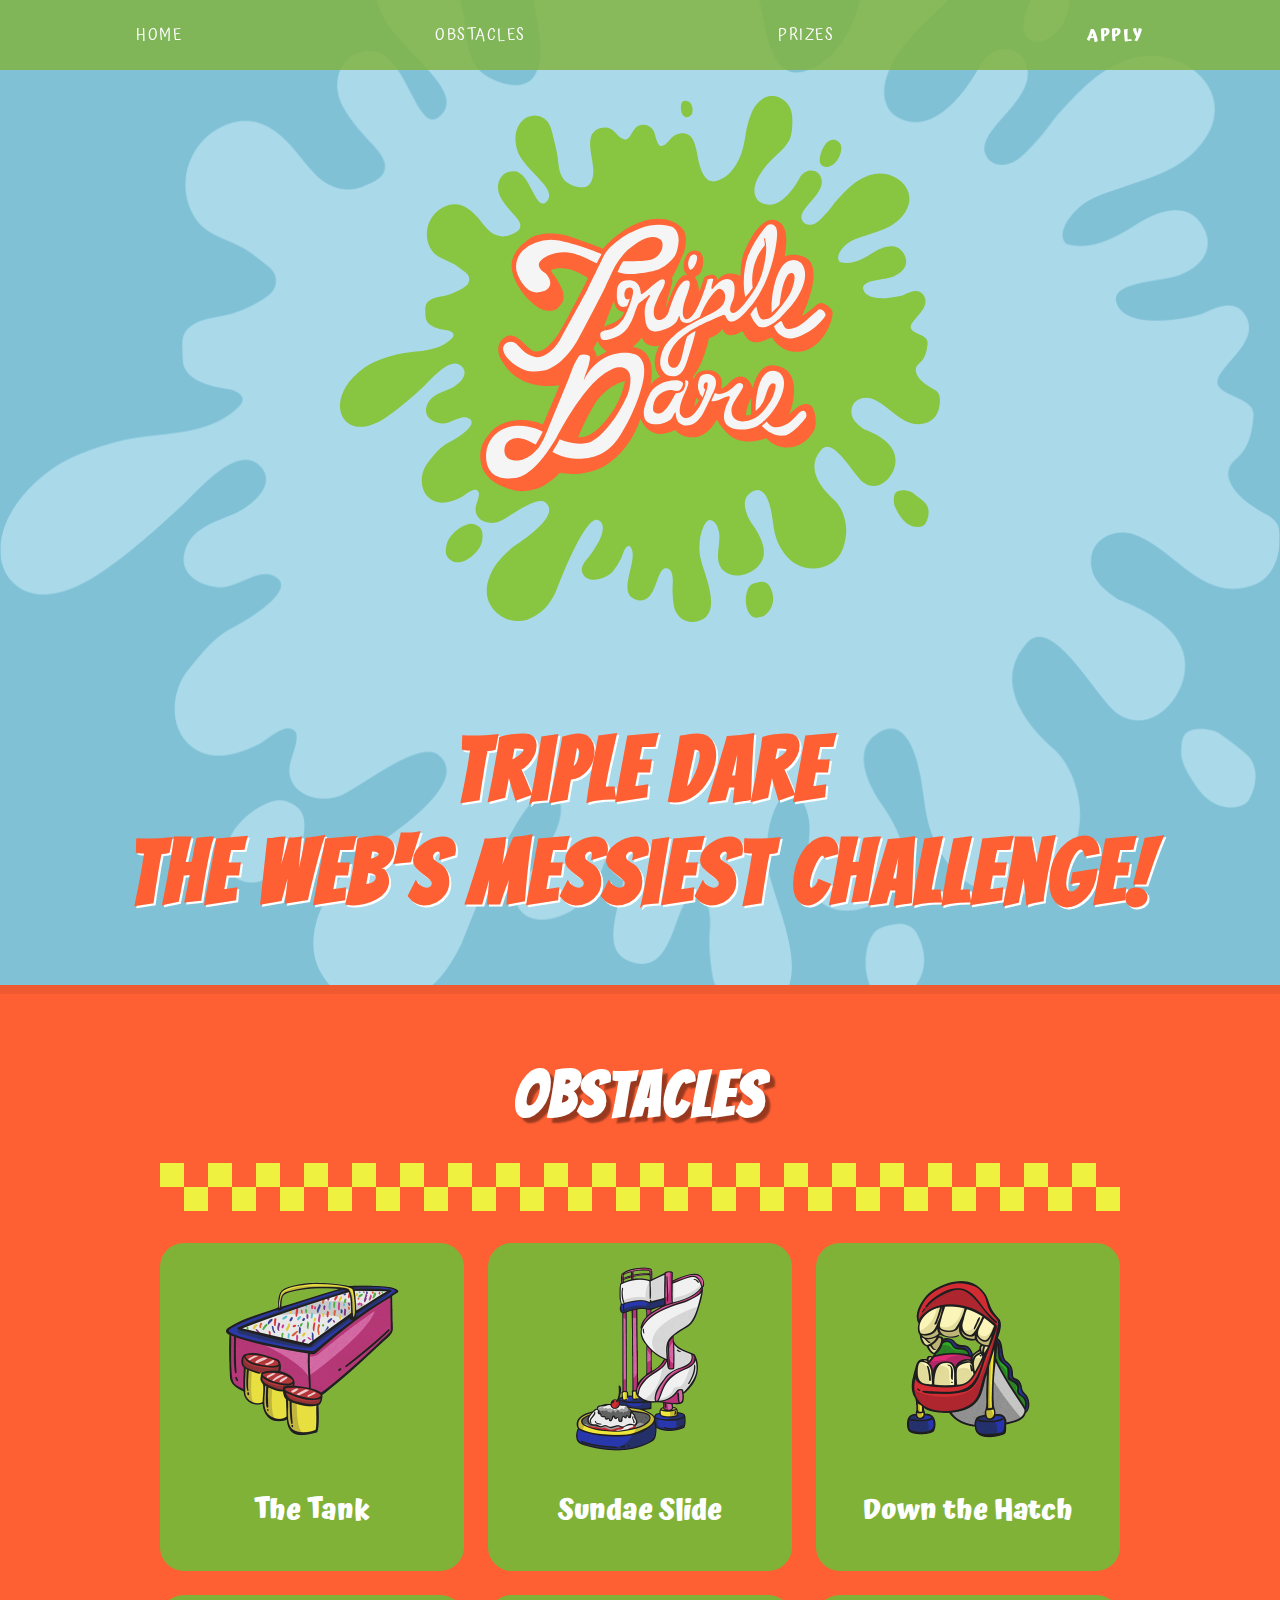
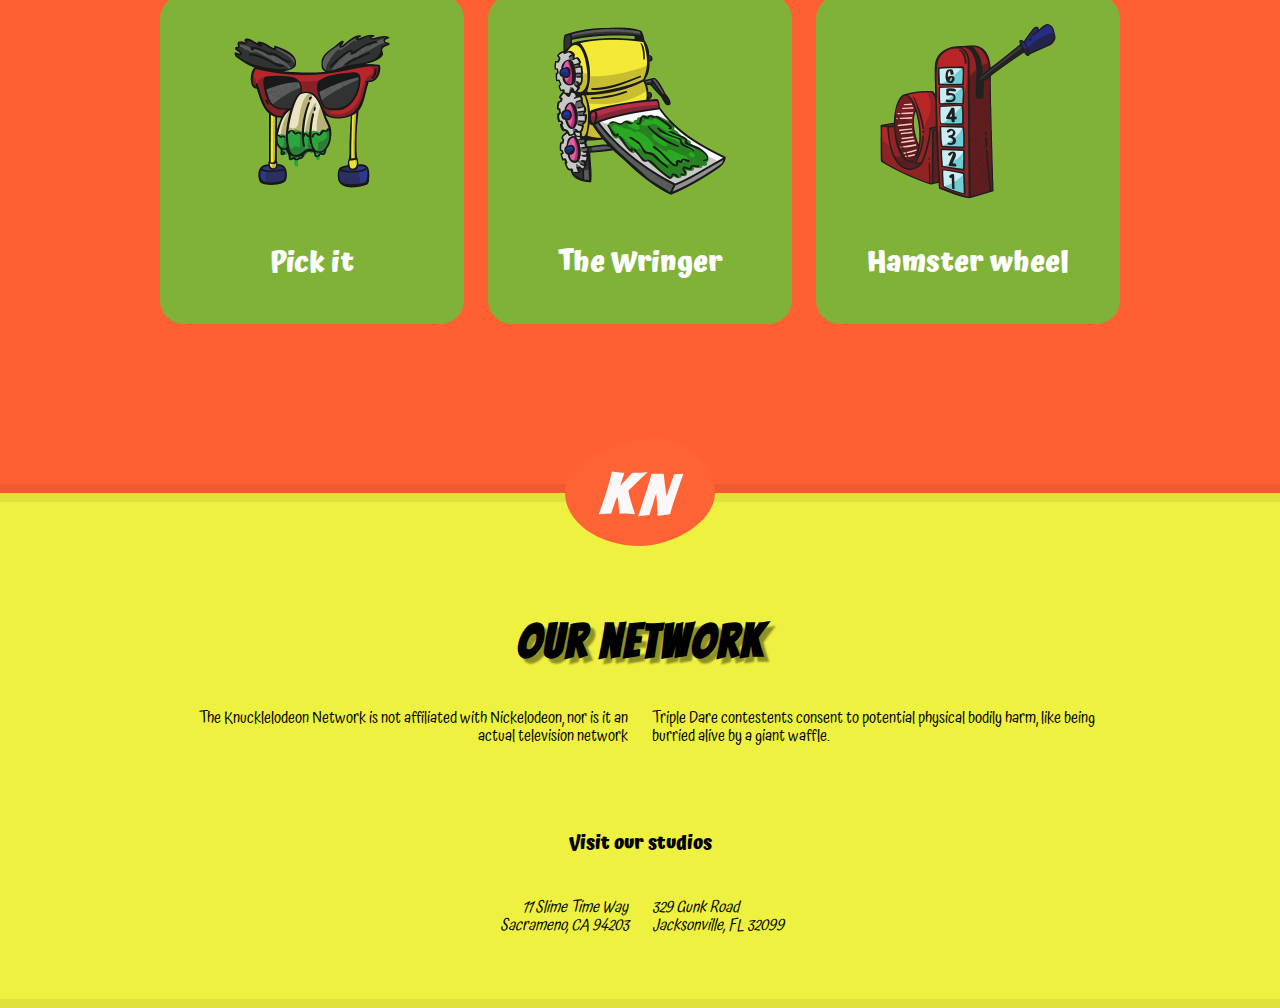
<file: index.html>
<!DOCTYPE html>
<html lang="en">
  <head>
    <meta charset="UTF-8" />
    <meta name="viewport" content="width=device-width, initial-scale=1.0" />
    <meta http-equiv="X-UA-Compatible" content="ie=edge" />
    <title>Triple Dare</title>
    <link rel="stylesheet" href="normalize.css" />
    <link
      href="https://fonts.googleapis.com/css2?family=Atma:wght@400;700&family=Bangers&display=swap"
      rel="stylesheet"
    />
    <link rel="stylesheet" href="style.css" />
  </head>
  <body>
    <header id="hautdepage">
      <nav>
        <ul>
          <li><a href="#">Home</a></li>
          <li><a href="#obstacles">Obstacles</a></li>
          <li><a href="prizes.html">Prizes</a></li>
          <li><a href="apply.html">Apply</a></li>
        </ul>
      </nav>
      <img src="img/tripledare.svg" alt="logo triple dare" width="600" />
      <div>
        <h1>
          Triple Dare <br />
          The web's messiest challenge!
        </h1>
      </div>
    </header>
    <main id="obstacles">
      <section class="grid" id="damier">
        <h2>Obstacles</h2>

        <div class="grid-obstacles">
          <ul>
            <li>
              <a href="#hautdepage"
                ><img
                  src="img/tank.png"
                  alt="The tank"
                  width="200"
                  height="200"
                />
                <h3>The Tank</h3></a
              >
            </li>
            <li>
              <a href="#hautdepage"
                ><img
                  src="img/slide.png"
                  alt="Sundae Slide"
                  width="200"
                  height="200"
                />
                <h3>Sundae Slide</h3></a
              >
            </li>
            <li>
              <a href="#hautdepage"
                ><img
                  src="img/hatch.png"
                  alt="Down the Hatch"
                  width="200"
                  height="200"
                />
                <h3>Down the Hatch</h3></a
              >
            </li>
            <li>
              <a href="#hautdepage"
                ><img
                  src="img/pickit.png"
                  alt="Pick it"
                  width="200"
                  height="200"
                />
                <h3>Pick it</h3></a
              >
            </li>
            <li>
              <a href="#hautdepage"
                ><img
                  src="img/wringer.png"
                  alt="The Wringer"
                  width="200"
                  height="200"
                />
                <h3>The Wringer</h3></a
              >
            </li>
            <li>
              <a href="#hautdepage"
                ><img
                  src="img/hwheel.png"
                  alt="Hamster Wheel"
                  width="200"
                  height="200"
                />
                <h3>Hamster wheel</h3></a
              >
            </li>
          </ul>
        </div>
      </section>
    </main>
    <footer>
      <section class="grid">
        <div>
          <img src="img/kn.svg" alt=" Logo Knucklelodeon Network" width="150" />
        </div>
        <div class="grid-adresses">
          <h2 class="grid-title">Our network</h2>
          <p class="paragraphe-1">
            The Knucklelodeon Network is not affiliated with Nickelodeon, nor is
            it an actual television network
          </p>
          <p class="paragraphe-2">
            Triple Dare contestents consent to potential physical bodily harm,
            like being burried alive by a giant waffle.
          </p>
          <h3 class="grid-title">Visit our studios</h3>
          <address class="address-1">
            11 Slime Time Way<br />
            Sacrameno, CA 94203
          </address>
          <address class="address-2">
            329 Gunk Road<br />
            Jacksonville, FL 32099
          </address>
        </div>
      </section>
    </footer>
  </body>
</html>
</file>
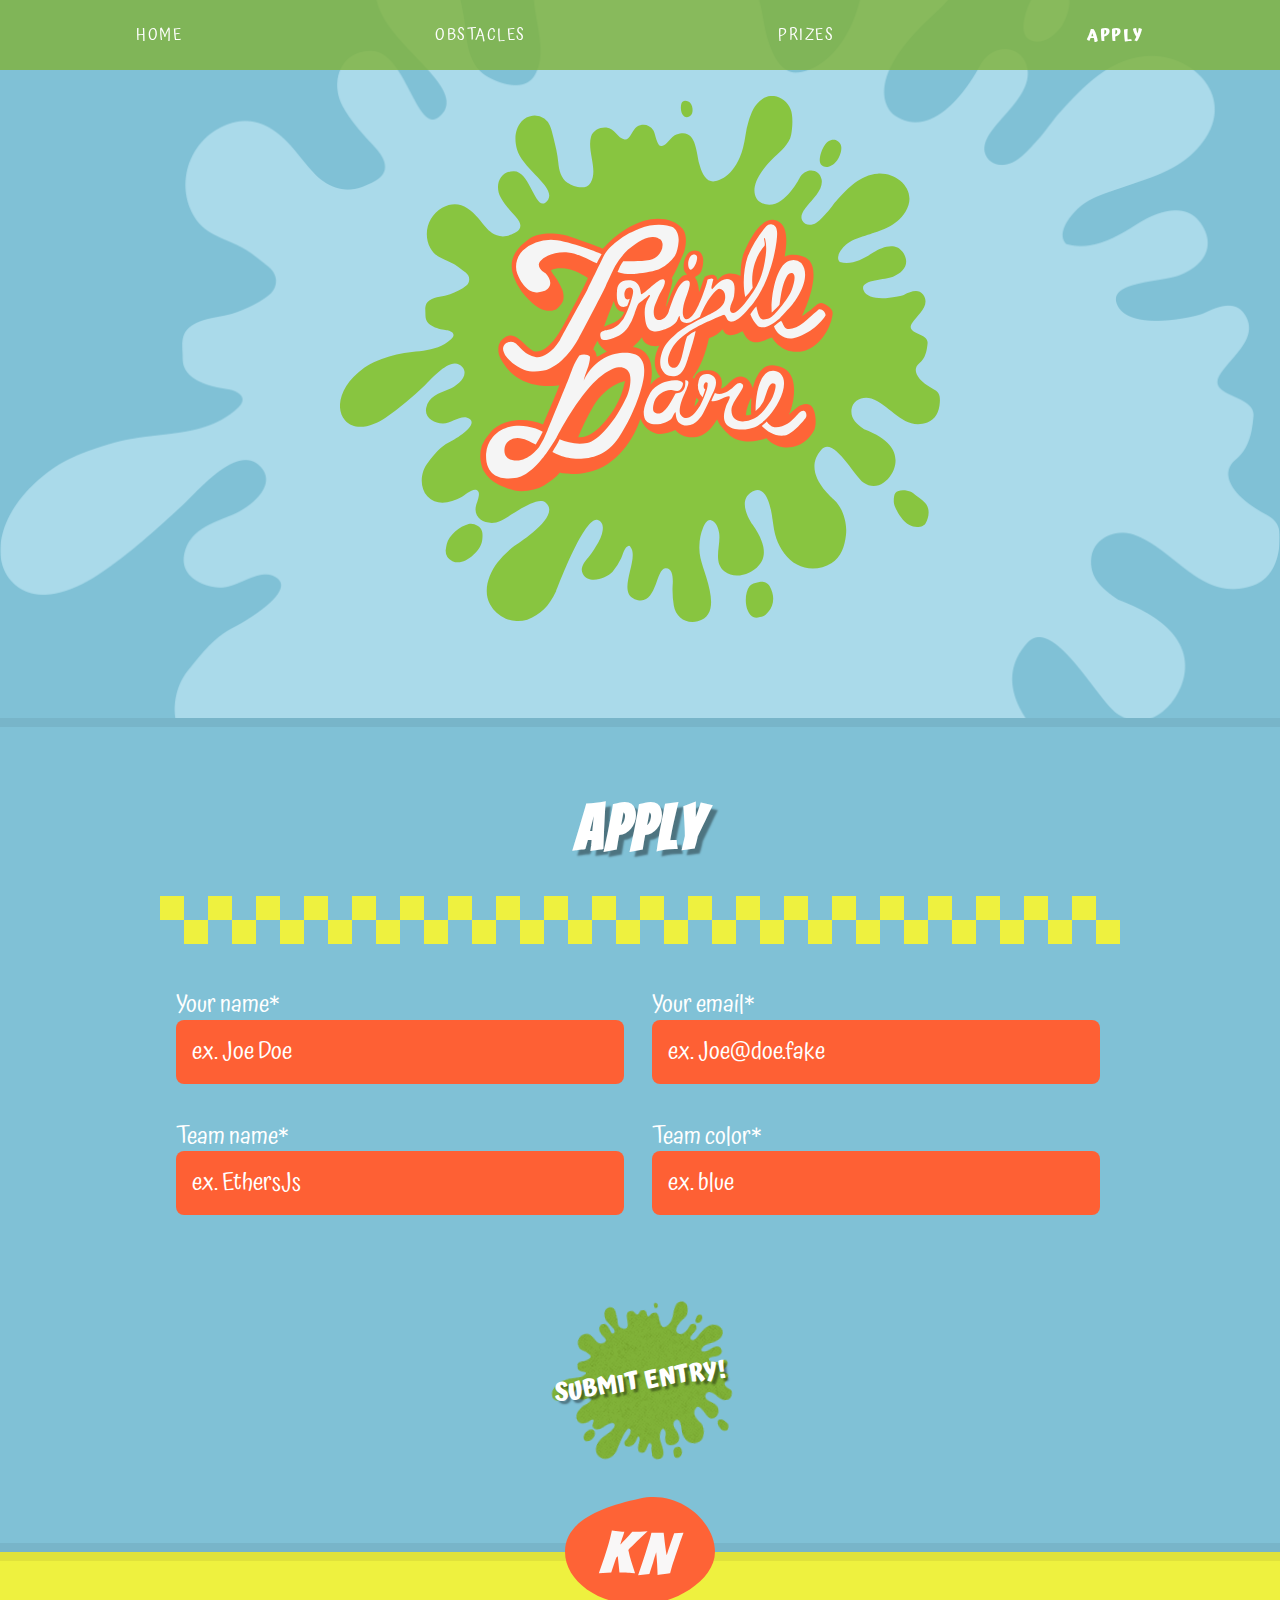
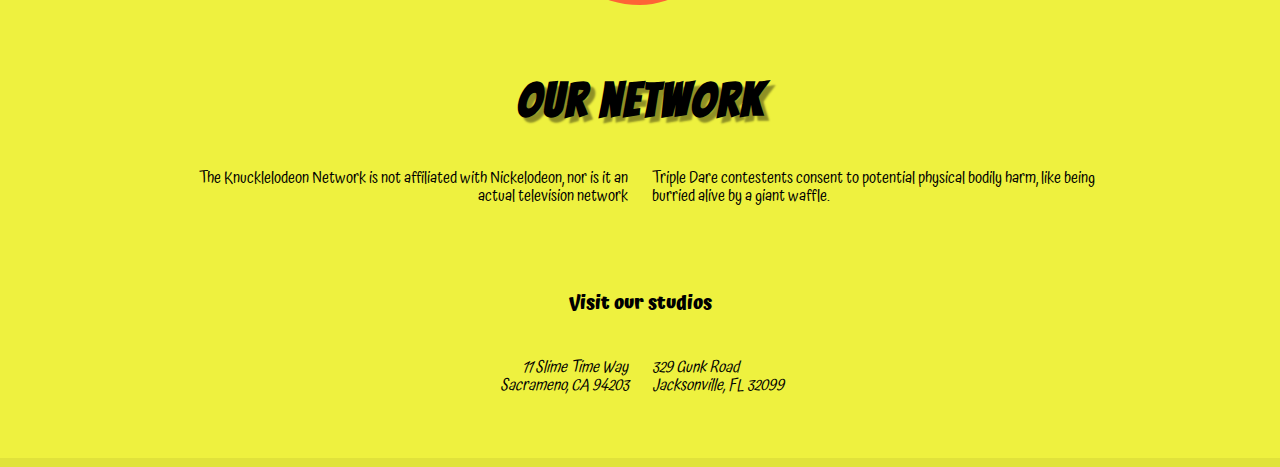
<file: apply.html>
<!DOCTYPE html>
<html lang="en">
  <head>
    <meta charset="UTF-8" />
    <meta name="viewport" content="width=device-width, initial-scale=1.0" />
    <meta http-equiv="X-UA-Compatible" content="ie=edge" />
    <title>Apply | Triple Dare</title>
    <link rel="stylesheet" href="normalize.css" />
    <link
      href="https://fonts.googleapis.com/css2?family=Atma:wght@400;700&family=Bangers&display=swap"
      rel="stylesheet"
    />
    <link rel="stylesheet" href="style.css" />
  </head>
  <body>
    <header>
      <nav>
        <ul>
          <li><a href="index.html">Home</a></li>
          <li><a href="index.html#obstacles">Obstacles</a></li>
          <li><a href="prizes.html">Prizes</a></li>
          <li><a href="#top">Apply</a></li>
        </ul>
      </nav>
      <img src="img/tripledare.svg" alt="logo triple dare" width="600" />
    </header>
    <main class="apply">
      <div class="grid" id="damier">
        <h2>Apply</h2>
        <form class="formulaire-apply">
          <div>
            <label for="nom">Your name* <br /></label>
            <input
              id="nom"
              name="nom"
              type="text"
              placeholder="ex. Joe Doe"
              required
            />
          </div>
          <div>
            <label for="email">Your email* <br /></label>
            <input
              id="email"
              name="email"
              type="email"
              placeholder="ex. Joe@doe.fake"
              required
            />
          </div>
          <div>
            <label for="nom-equipe">Team name* <br /></label>
            <input
              id="nom-equipe"
              name="nom-equipe"
              type="text"
              placeholder="ex. EthersJs"
              required
            />
          </div>
          <div>
            <label for="couleur-equipe">Team color*<br /></label>
            <input
              id="couleur-equipe"
              name="couleur-equipe"
              type="text"
              placeholder="ex. blue"
              required
            />
          </div>
          <div class="submit">
            <button type="submit">Submit entry!</button>
          </div>
        </form>
      </div>
    </main>
    <footer>
      <section class="grid">
        <div>
          <img src="img/kn.svg" alt=" Logo Knucklelodeon Network" width="150" />
        </div>
        <div class="grid-adresses">
          <h2 class="grid-title">Our network</h2>
          <p class="paragraphe-1">
            The Knucklelodeon Network is not affiliated with Nickelodeon, nor is
            it an actual television network
          </p>
          <p class="paragraphe-2">
            Triple Dare contestents consent to potential physical bodily harm,
            like being burried alive by a giant waffle.
          </p>

          <h3 class="grid-title">Visit our studios</h3>
          <address class="address-1">
            11 Slime Time Way<br />
            Sacrameno, CA 94203
          </address>
          <address class="address-2">
            329 Gunk Road<br />
            Jacksonville, FL 32099
          </address>
        </div>
      </section>
    </footer>
  </body>
</html>
</file>
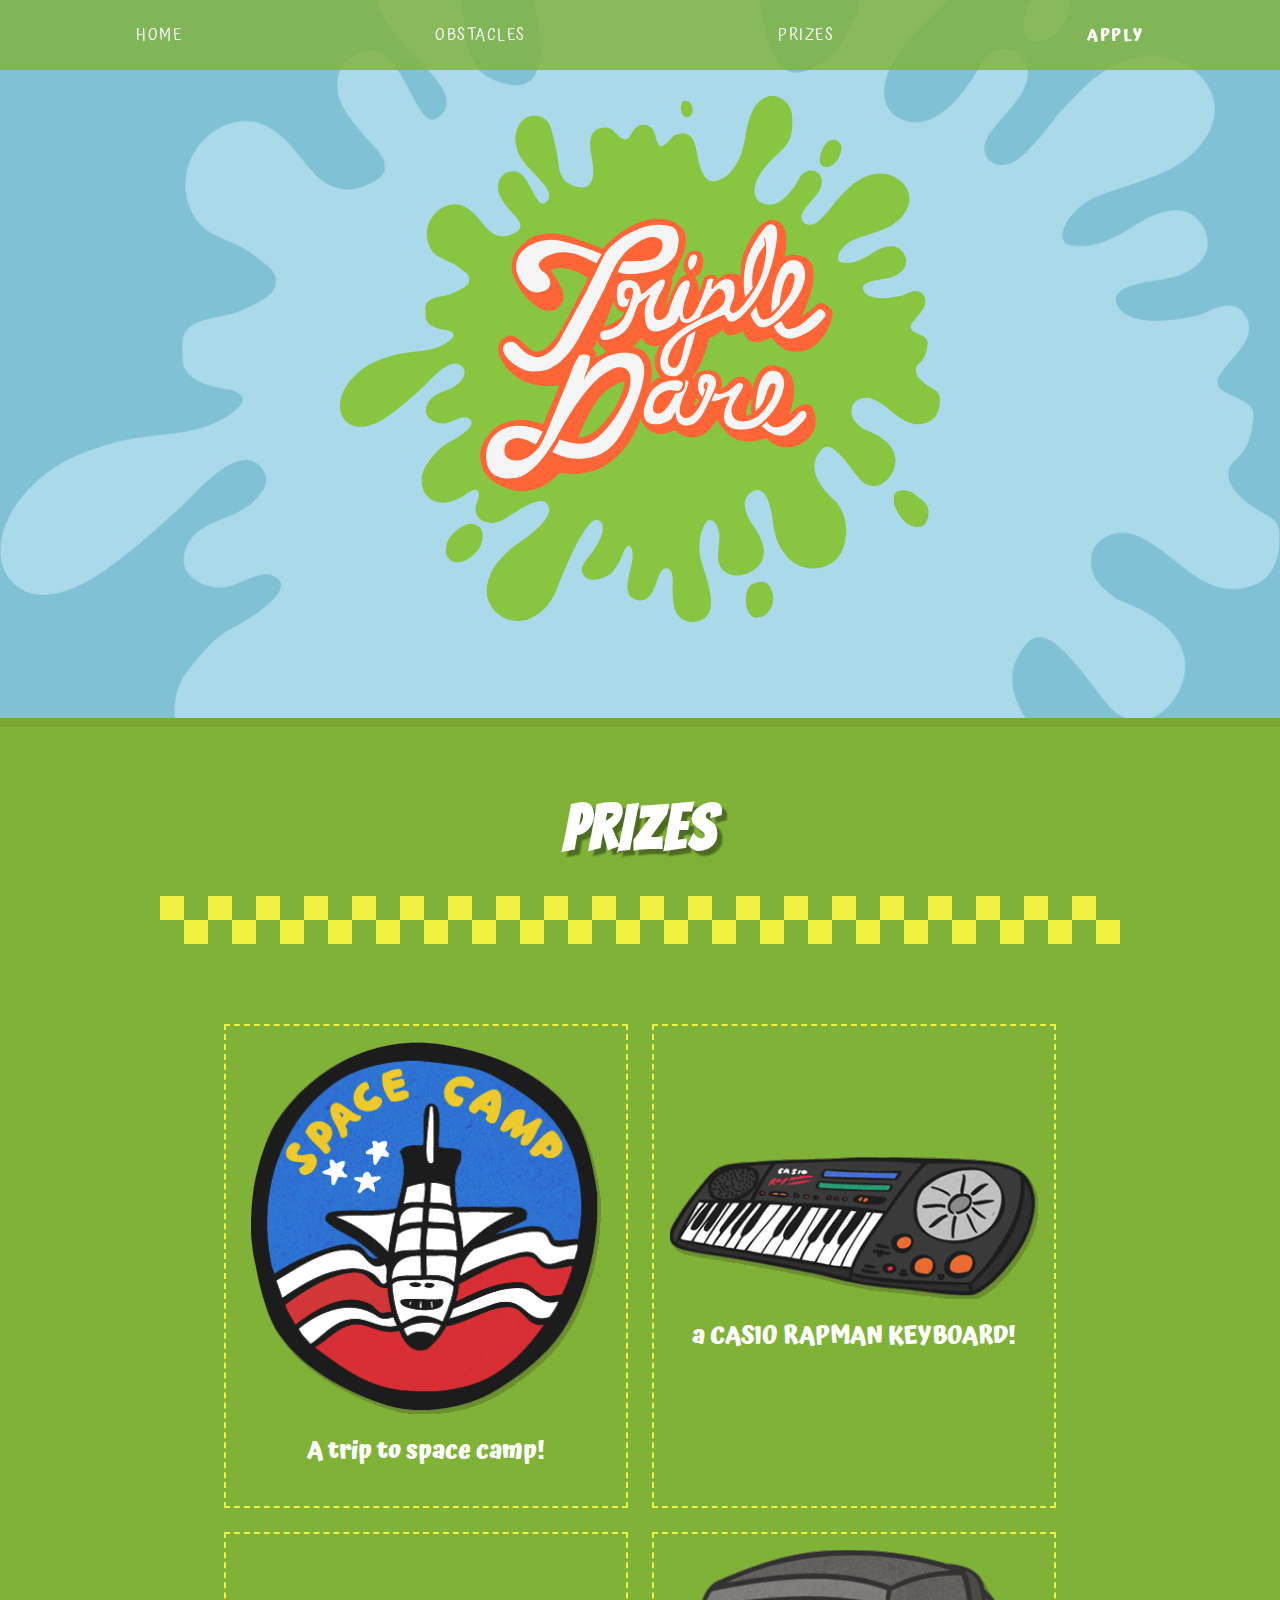
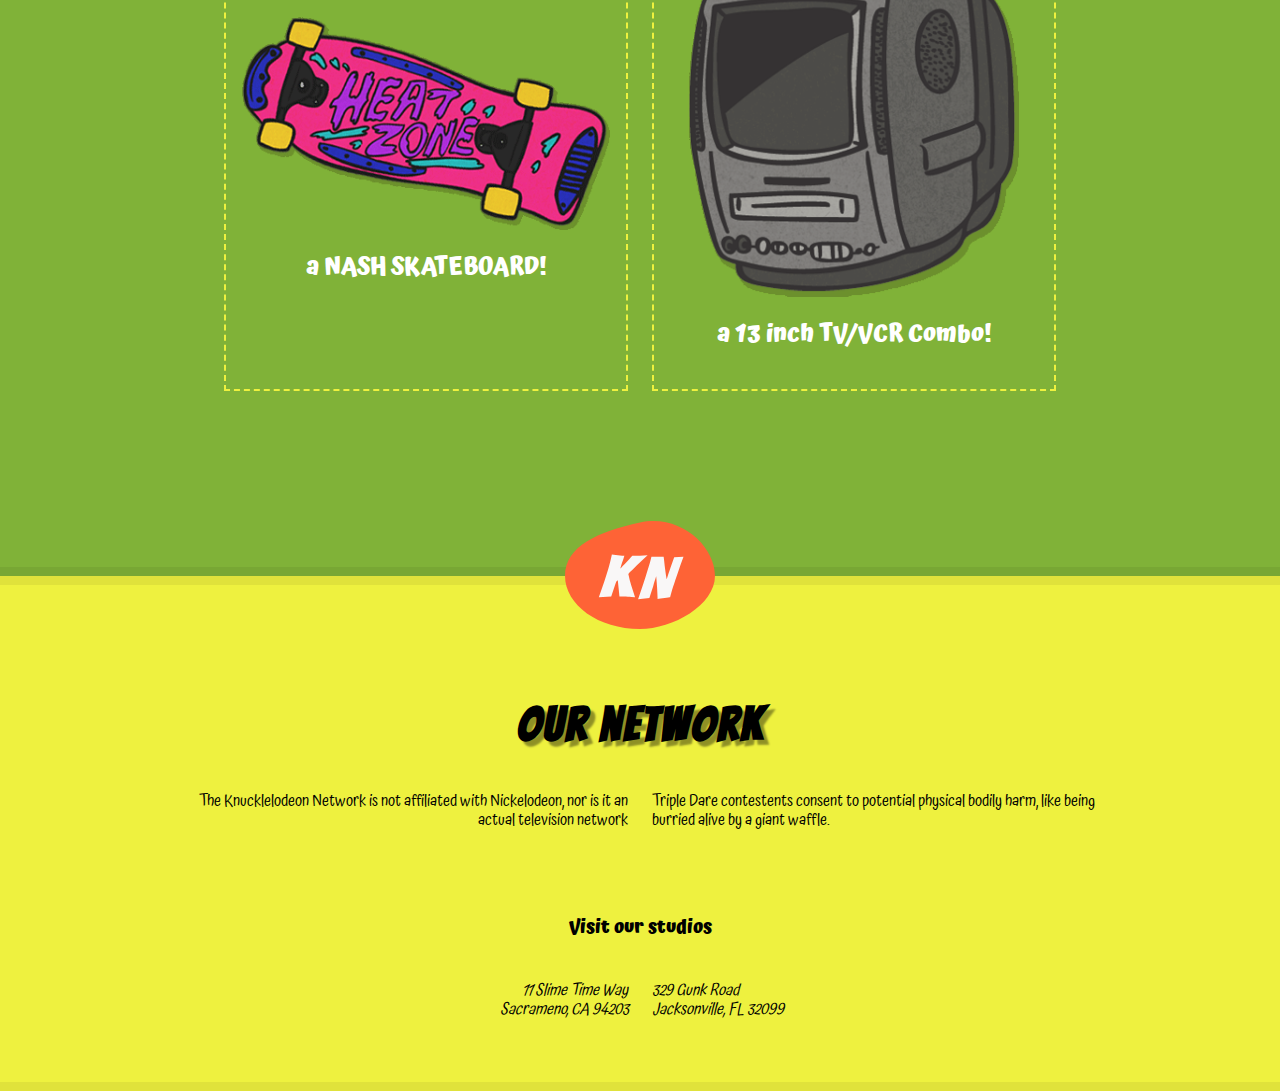
<file: prizes.html>
<!DOCTYPE html>
<html lang="en">
  <head>
    <meta charset="UTF-8" />
    <meta name="viewport" content="width=device-width, initial-scale=1.0" />
    <meta http-equiv="X-UA-Compatible" content="ie=edge" />
    <title>Prizes | Triple Dare</title>
    <link rel="stylesheet" href="normalize.css" />
    <link
      href="https://fonts.googleapis.com/css2?family=Atma:wght@400;700&family=Bangers&display=swap"
      rel="stylesheet"
    />
    <link rel="stylesheet" href="style.css" />
  </head>
  <body>
    <header id="hautdepage">
      <nav>
        <ul>
          <li><a href="/">Home</a></li>
          <li><a href="index.html#obstacles">Obstacles</a></li>
          <!--envoie directement vers l'ID 'obstacles'-->
          <li><a href="prizes.html">Prizes</a></li>
          <li><a href="apply.html">Apply</a></li>
        </ul>
      </nav>
      <img src="img/tripledare.svg" alt="logo triple dare" width="600" />
    </header>
    <main class="prizes">
      <div class="grid" id="damier">
        <h2 id="prizes">PRIZES</h2>
        <div class="grid-prizes">
          <ul>
            <li>
              <img
                src="img/spacecamp.png"
                alt="A trip to space camp!"
                width="350"
                height="375"
              />
              <p><a href="#hautdepage">A trip to space camp!</a></p>
            </li>
            <li>
              <img
                src="img/keyboard.png"
                alt="a CASIO RAPMAN KEYBOARD"
                width="390"
                height="150"
              />
              <p><a href="#hautdepage">a CASIO RAPMAN KEYBOARD!</a></p>
            </li>
            <li>
              <img
                src="img/heatzone.png"
                alt="a NASH SKATEBOARD!"
                width="390"
                height="220"
              />
              <p><a href="#hautdepage">a NASH SKATEBOARD!</a></p>
            </li>
            <li>
              <img
                src="img/tv.png"
                alt="a 13 inch TV/VCR Combo!"
                width="330"
                height="350"
              />
              <p><a href="#hautdepage">a 13 inch TV/VCR Combo!</a></p>
            </li>
          </ul>
        </div>
      </div>
    </main>
    <footer>
      <section class="grid">
        <div>
          <img src="img/kn.svg" alt=" Logo Knucklelodeon Network" width="150" />
        </div>
        <div class="grid-adresses">
          <h2 class="grid-title">Our network</h2>
          <p class="paragraphe-1">
            The Knucklelodeon Network is not affiliated with Nickelodeon, nor is
            it an actual television network
          </p>
          <p class="paragraphe-2">
            Triple Dare contestents consent to potential physical bodily harm,
            like being burried alive by a giant waffle.
          </p>
          <h3 class="grid-title">Visit our studios</h3>
          <address class="address-1">
            11 Slime Time Way<br />
            Sacrameno, CA 94203
          </address>
          <address class="address-2">
            329 Gunk Road<br />
            Jacksonville, FL 32099
          </address>
        </div>
      </section>
    </footer>
  </body>
</html>
</file>
<file: style.css>
* {
  box-sizing: border-box;
}
:root {
  --yellow: #eef13f;
  --orange: hsl(13, 99%, 60%);
  --green: rgb(128, 178, 56);
  --blue: #80c1d6;
}

html {
  scroll-behavior: smooth; /*permet au scroll de glisseeeer*/
}

body {
  font-family: "Atma", cursive;
  background-color: var(--blue); /*pour changer la couleur du background*/
  margin: 0;
}

h1 {
  font-size: 10vmin; /*Permet de modifier la taille de la police*/
  color: var(--orange); /*Modifie la couleur du texte*/
  text-shadow: 2px 2px 0 white; /*Rajoute une ombre au texte*/
  letter-spacing: 2px; /*Modifie l'éspacement entre les lettres*/
}

h2 {
  font-size: 4rem; /*Permet de modifier la taille de la police*/
  text-shadow: 5px 5px 2px rgba(0, 0, 0, 0.4); /*Rajoute une ombre au texte*/
  letter-spacing: 2px; /*Modofie l'éspacement entre les lettres*/
  margin: 0;
}

h1,
h2 {
  font-family: "Bangers", cursive; /*Modifie la police*/
  text-align: center; /*Permet d'aligner le texte au centre*/
  margin-top: 0rem; /*Modifie la marge extérieur du haut de la box*/
}
#damier h2::after {
  content: "";
  height: 3rem;
  margin-top: 2rem;
  margin-bottom: 2rem;
  display: block;
  background-image: linear-gradient(
      to right,
      var(--yellow) 50%,
      transparent 50%
    ),
    linear-gradient(to right, var(--yellow) 50%, transparent 50%);
  background-repeat: repeat-x;
  background-size: 3rem 1.5rem;
  background-position: left top, 1.5rem bottom;
}

footer h2 {
  font-size: 3rem;
}

img {
  max-width: 100%; /*Défini la largeur maximum de l'objet*/
  height: auto; /*Defini la hauteur de l'objet*/
} /*Permet a l'image d'être toujours adapté a la taille de l'écran*/

nav ul {
  display: flex; /*Permet de définir le rendu d'un élément, ici : flex*/
  justify-content: space-around; /*indique la façon dont l'espace doit être réparti entre, et autour de l'élément*/
  margin: 0; /*Défini la marge extérieur de l'élément*/
  padding: 0; /*Défini la marge intérieur de l'élément*/
}

nav {
  position: fixed; /*définit la façon dont un élément est positionné dans un document*/
  background: rgb(128, 178, 56, 0.8); /*Indique la couleur du fond*/
  color: white; /*Modifie la couleur du texte*/
  margin-top: 0; /*Defini la marge extérieur du haut de l'élément*/
  margin-bottom: 2.8rem; /*Défini la marge extérieur du bas de l'élément*/
  padding: 10px 10px; /*Défini la marge intérieur de l'élément, ici : haut bas / gauche droite*/
  z-index: 100; /* détermine l'ordre des différentes couches que formeront les éléments (si elles se superposent)*/
  width: 100%; /*à revoir!!*/ /*Défini la largeur de l'élément*/
}

nav li {
  list-style-type: none; /*permet de définir l'apparence de la puce d'un élément de liste, ici "aucun"*/
  transition: transform 0.6s; /*Propriété raccourcis, voir https://developer.mozilla.org/fr/docs/Web/CSS/transition*/
}

nav a {
  text-decoration: none; /*Modifie le texte en ajoutant une ligne pouvant être positionnée sous, sur ou à travers le texte*/
  color: white; /*Défini la couleur du texte*/
  display: inline-block; /*Définit le type d'affichage utilisée pour le rendu d'un élément, ici : en ligne, en formant des box */
  padding: 1rem; /*Marge interne*/
  text-transform: uppercase; /*Modifie la totalité du texte, ici : majuscule*/
  letter-spacing: 1.5px; /*Modifie l'éspace entre les lettres*/
}

nav li:last-child {
  font-weight: bold; /*Permet de définir la graisse utilisée pour le texte*/
}

nav li:hover {
  transform: rotate(10deg) scale(1.5); /*modifie l'espace de coordonnées utilisé pour la mise en forme visuelle*/
}
nav li:nth-child(even):hover {
  transform: rotate(-10deg) scale(1.5);
}

header {
  background-image: url(img/blue-splash.png); /*Défini l'image utilisé pour le background de l'élément*/
  background-position: center center; /*Défini la position du background de l'élément*/
  background-attachment: fixed; /*Défini la façon dont sera ancré le background dans l'élément*/
  background-size: cover; /*Défini la taille du background dans l'élément*/
  background-repeat: no-repeat; /*Défini la façon dont va être répété le background dans l'élément, ici : il ne sera pas répété*/
  display: flex;
  flex-direction: column;
}

header img {
  max-width: 100%; /*Défini la largeur maximal de l'élément*/
  height: auto; /*Défini la hauteur maximal de l'élément*/
  display: block; /*Définit le type d'affichage utilisée pour le rendu d'un élément*/
  margin: 6rem auto 6rem; /*Défini la marge extérieur de l'élément*/
}
/*-----------------MAIN----------------MAIN------------MAIN--------------------*/
#obstacles {
  color: white; /*Modofie la couleur du texte*/
  border-top: 0.6rem solid rgba(0, 0, 0, 0.06);
  border-bottom: 0.6rem solid rgba(0, 0, 0, 0.06);
  padding: 4rem 0rem;
  background-color: var(
    --orange
  ); /*Défini la couleur du background de l'élément*/
}

#obstacles ul {
  display: grid; /*Définit le type d'affichage utilisée pour le rendu d'un élément*/
  gap: 1.5rem; /*https://developer.mozilla.org/fr/docs/Web/CSS/gap*/
  margin-bottom: 6rem;
}

.grid {
  margin: auto;
  max-width: 60rem;
  width: calc(100% - 3rem);
}

.grid-obstacles ul {
  grid-template-columns: repeat(
    auto-fit,
    minmax(15rem, 1fr)
  ); /*https://developer.mozilla.org/fr/docs/Web/CSS/grid-template-columns*/
  border-radius: 2.5rem;
  padding: 0;
  list-style-type: none;
}

.grid-obstacles li {
  background: var(--green);
  border-radius: 1.5rem;
  transition: 0.5s;
  font-weight: bold;
  padding-bottom: 2rem;
  font-size: 1.5rem;
  padding: 1rem;
  text-align: center;
  color: white;
}

.grid-obstacles a {
  color: white;
  text-decoration: none;
}

.grid-obstacles li:hover {
  background: var(--yellow);
  color: var(--orange);
}

.grid-obstacles li img {
  height: auto;
}

/*-----------------FOOTER----------------FOOTER------------FOOTER--------------------*/
footer {
  position: relative; /*Pas toucher pour le KN*/
  background-color: var(--yellow);
  border-top: 0.6rem solid rgba(0, 0, 0, 0.06);
  border-bottom: 0.6rem solid rgba(0, 0, 0, 0.06);
  padding: 4rem 0;
}

footer img {
  position: absolute; /*Définit la façon dont un élément est positionné dans un document, voir : https://developer.mozilla.org/fr/docs/Web/CSS/position*/
  left: 0;
  right: 0;
  top: -4rem;
  margin: auto;
}

.grid-adresses {
  display: grid;
  grid-template-columns: 1fr 1fr;
  gap: 1.5rem;
  text-align: center;
}

.grid-title {
  grid-column: 1 / span 2;
  margin-top: 3rem;
}

.paragraphe-1,
.address-1 {
  text-align: right;
}

.paragraphe-2,
.address-2 {
  text-align: left;
}
/*-----------------------------------------------------------------------------------*/
/*----------------------------------PAGE PRIZES.HTML---------------------------------*/
/*-----------------------------------------------------------------------------------*/
.prizes {
  background-color: var(--green);
  color: white;
  padding-bottom: 3rem;
  padding: 4rem 0rem;
  border-top: 0.6rem solid rgba(0, 0, 0, 0.06);
  border-bottom: 0.6rem solid rgba(0, 0, 0, 0.06);
}

.grid-prizes ul {
  display: grid; /*Définit le type d'affichage utilisée pour le rendu d'un élément*/
  grid-template-columns: repeat(
    2,
    1fr
  ); /*https://developer.mozilla.org/fr/docs/Web/CSS/grid-template-columns*/
  gap: 1.5rem; /*https://developer.mozilla.org/fr/docs/Web/CSS/gap*/
  width: calc(100% - 2rem);
  max-width: 77.5rem;
  margin: 2rem auto 4rem;
  padding: 3rem;
}

.grid-prizes li {
  display: flex;
  border: 2px dashed var(--yellow);
  flex-flow: column wrap;
  align-items: center;
  justify-content: center;
  padding: 1rem;
  font-size: 1.5rem;
  font-weight: bold;
}

.grid-prizes a {
  color: white;
  text-decoration: none;
}

.grid-prizes li img {
  height: auto;
  transition: 1s;
}

.grid-prizes li img:hover {
  transition: 1s;
  transform: rotate(1turn);
}

/*-----------------------------------------------------------------------------------*/
/*----------------------------------PAGE APPLY.HTML---------------------------------*/
/*-----------------------------------------------------------------------------------*/

.apply {
  background-color: var(--blue);
  color: white;
  padding-top: 4rem;
  border-top: 0.6rem solid rgba(0, 0, 0, 0.06);
  border-bottom: 0.6rem solid rgba(0, 0, 0, 0.06);
}

.formulaire-apply {
  display: grid;
  grid-template-columns: repeat(2, 1fr);
  gap: 1.5rem;
  padding: 1rem;
  padding-bottom: 2rem;
  font-size: 1.5rem;
  margin: 0 auto 0 auto;
}

.submit {
  grid-column: 1 / span 2;
  text-align: center;
  padding-top: 3rem;
  padding-bottom: 3rem;
}

input {
  background-color: var(--orange);
  border-radius: 0.5rem;
  border: none;
  margin: 0 0 1rem;
  color: white;
  height: 4rem;
  width: 28rem;
  padding-left: 1rem;
}

::placeholder {
  color: white;
  font-size: 1em;
} /* modification du placeholder du champ input quand sélectionné pour chaque navigateur  (préfixes vendeurs : moz=firefox / webkit=safari+chrome / ms=microsoft / o=opera) */

input:focus::-moz-placeholder {
  color: var(--orange);
  font-size: 1.5rem;
}

input:focus::-webkit-placeholder {
  color: var(--orange);
  font-size: 1.5rem;
}

input:focus::-ms-placeholder {
  color: var(--orange);
  font-size: 1.5rem;
}

input:focus::-o-placeholder {
  color: var(--orange);
  font-size: 1.5rem;
}

input:focus {
  background-color: var(--yellow);
  color: var(--orange);
  padding-left: 1rem;
}

button {
  display: inline-block;
  background: url("../img/submit_bg.png") no-repeat center center;
  background-size: contain;
  height: 10rem;
  margin: auto;
  border: none;
  transition: 1s;
  color: white;
  text-transform: uppercase;
  font-weight: bold;
  transform: rotate(-8deg);
  text-shadow: 3px 3px 2px rgba(0, 0, 0, 0.4);
  cursor: pointer;
  font-size: 1.5rem;
  text-align: center;
}

button:hover {
  transform: scale(1.5) rotate(0deg);
  transition: 0.8s;
}

@media (max-width: 35em) {
  .formulaire-apply {
    display: grid;
    grid-template-columns: repeat(2, 1fr);
    gap: 1rem 2rem;
  }
  .submit {
    grid-column: 1 / span 2;
  }
} /*  application de responsive designs selon tailles écrans */
</file>
